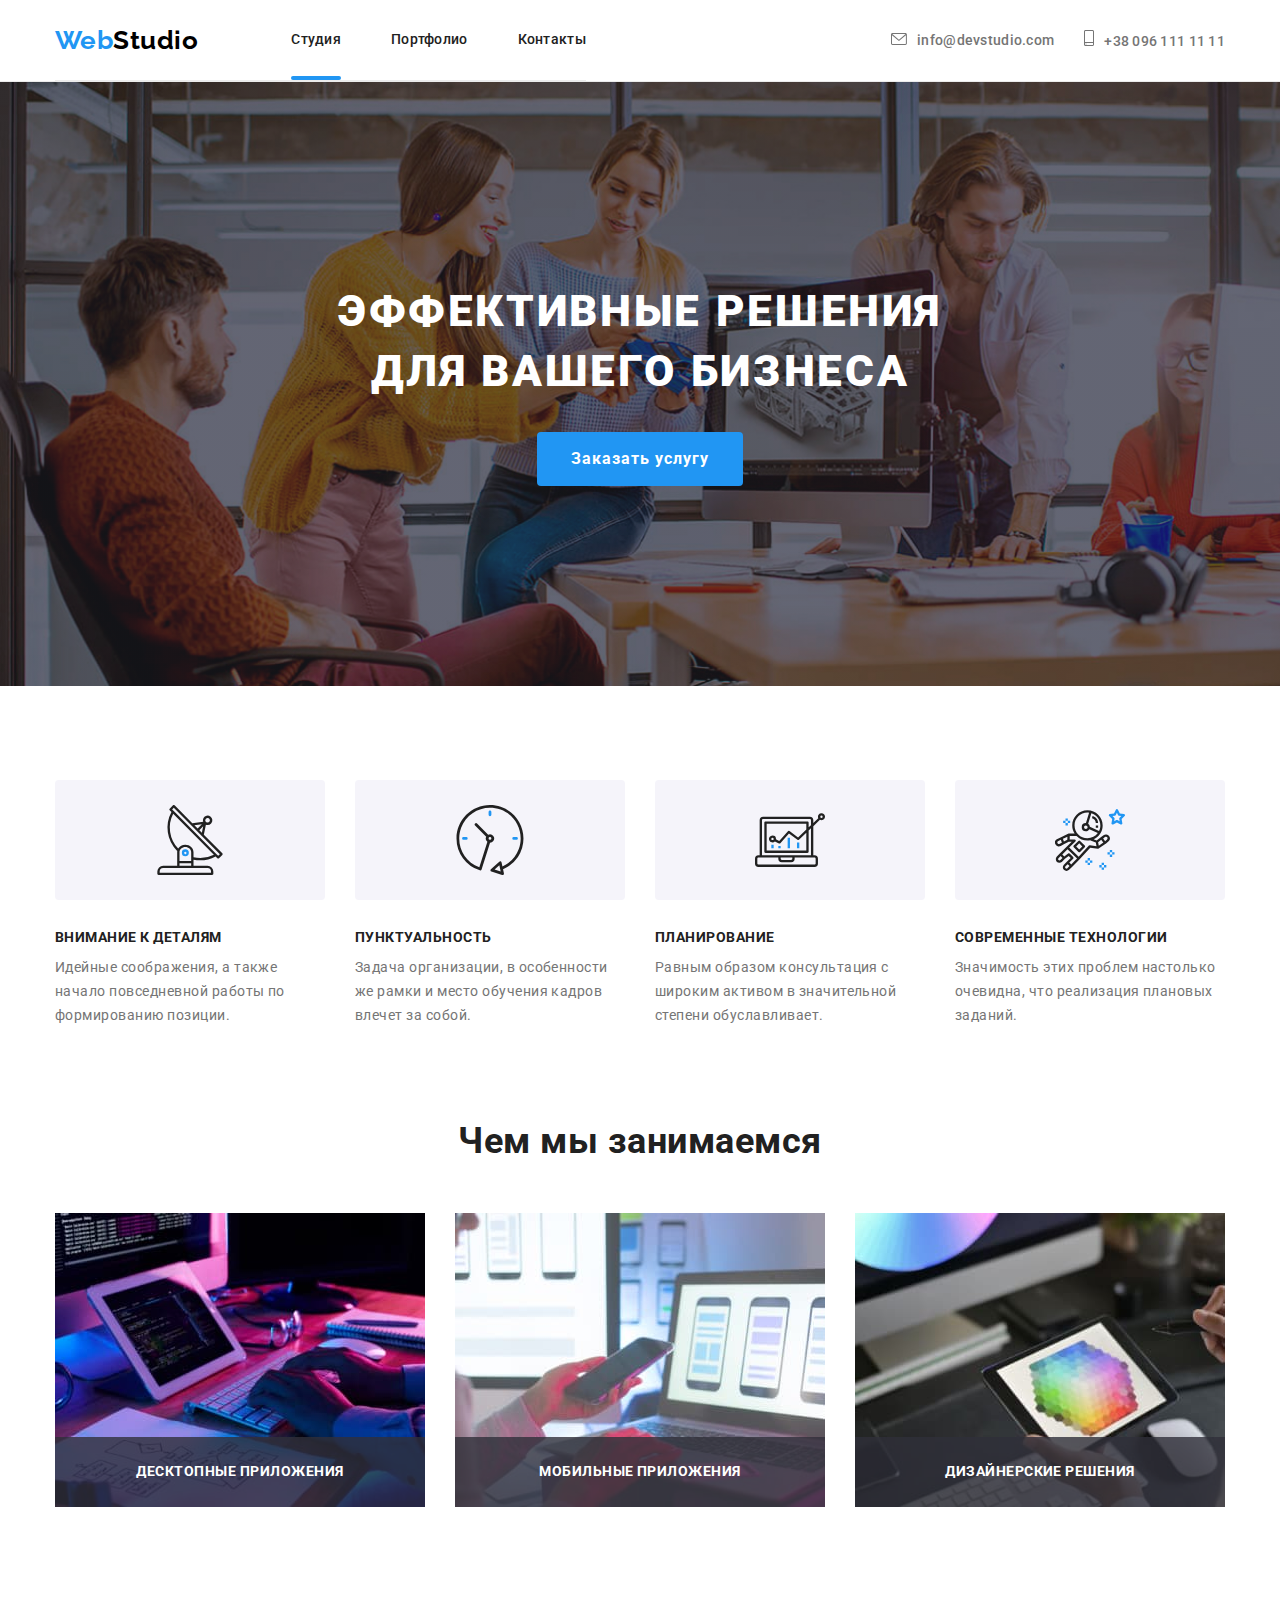
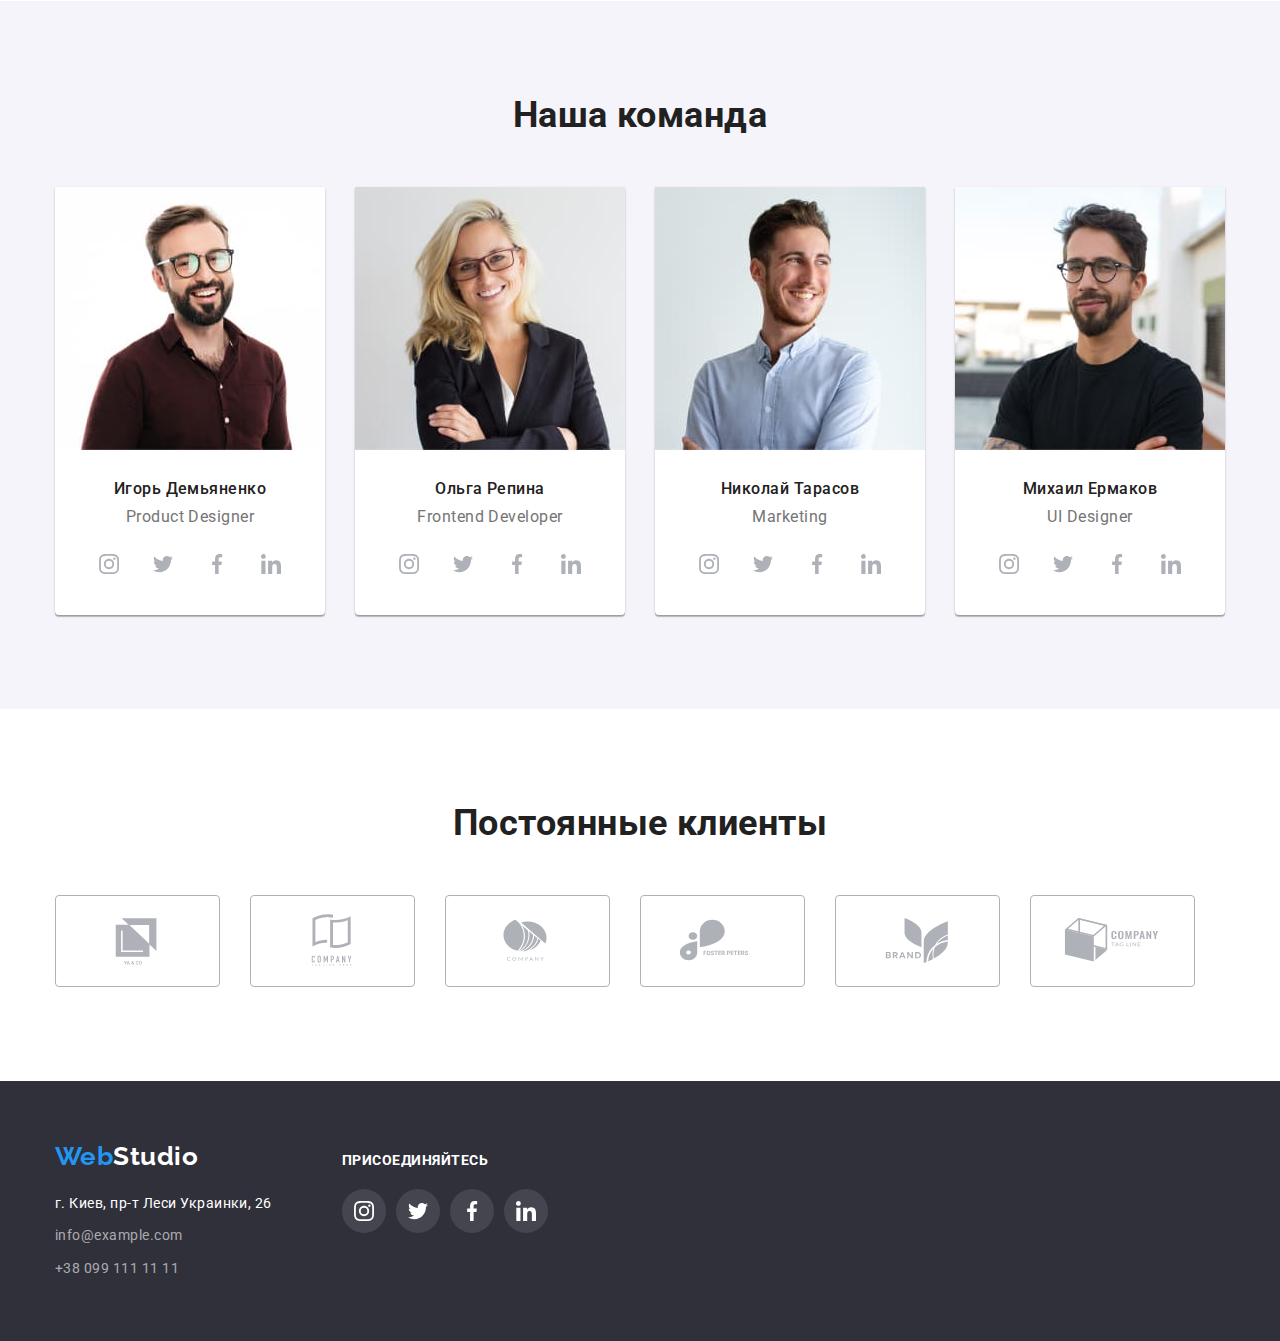
<file: index.html>
<!DOCTYPE html>
<html lang="ru">
<head>
    <meta charset="UTF-8">
    <meta http-equiv="X-UA-Compatible" content="IE=edge">
    <meta name="viewport" content="width=device-width, initial-scale=1.0">
    <title>Студия</title>
    <link href="https://fonts.googleapis.com/css2?family=Raleway:wght@700&family=Roboto:wght@400;500;700;900&display=swap"
        rel="stylesheet">
    <link rel="preconnect" href="https://fonts.googleapis.com">
    <link rel="preconnect" href="https://fonts.gstatic.com" crossorigin>
    <link rel="stylesheet" href="https://cdnjs.cloudflare.com/ajax/libs/modern-normalize/1.0.0/modern-normalize.min.css" />
    <link rel="stylesheet" href="./css/styles.css"/>
</head>
<body>
    <!-- Шапка сайта -->
    <header class="header">
        <div class="container header-nav">
            <nav class="main-nav">
                <a href="./index.html" class="logo link"><span>Web</span>Studio</a>
                <ul class="site-nav list">
                    <li class="item"><a href="./index.html" class="link current-page">Студия</a></li>
                    <li class="item"><a href="./portfolio.html" class="link">Портфолио</a></li>
                    <li class="item"><a href="" class="link">Контакты</a></li>
                </ul>
            </nav>
            <ul class="contact list">
                <li class="item"><a href="mailto:info@devstudio.com" title="Email" class="link">
                    <svg class="contact-icon" width="16px" height="12px"><use href="./images/sprite.svg#icon-envelope"></use>
                </svg>info@devstudio.com</a></li>
                <li class="item"><a href="tel:+380961111111" title="Phone number" class="link"><svg class="contact-icon" width="10px" height="16px"><use href="./images/sprite.svg#icon-smartphone"></use></svg>+38 096 111 11 11</a></li>
            </ul>
        </div>
    </header>
    <main>
     <!-- Герой -->
     <section class="hero">
         <div class="container">
            <h1 class="hero-title">Эффективные решения <br /> для вашего бизнеса</h1>
            <button type="button" class="button" data-modal-open>Заказать услугу</button>
         </div>
     </section>
     <!-- Особенности -->
     <section class="section">
         <h2 class="section-title visually-hidden">Особенности</h2>
        <div class="container">
            <ul class="features list">
                <li class="feature-item icon-antenna">
                   <a href="" class="feature-link">
                        <h3 class="title feature-title">Внимание к деталям</h3>
                        <p class="feature-description">Идейные соображения, а также начало повседневной работы по формированию позиции.
                        </p>
                   </a>
                </li>
                <li class="feature-item icon-clock">
                    <a href="">
                        <h3 class="title">Пунктуальность</h3>
                        <p class="feature-description">Задача организации, в особенности же рамки и место обучения кадров влечет за собой.</p>
                    </a>
                </li>
                <li class="feature-item icon-diagram">
                    <a href="">
                        <h3 class="title">Планирование</h3>
                        <p class="feature-description">Равным образом консультация с широким активом в значительной степени
                        обуславливает.</p>
                    </a>
                </li>
                <li class="feature-item icon-astronaut">
                    <a href="">
                        <h3 class="title">Современные технологии</h3>
                        <p class="feature-description">Значимость этих проблем настолько очевидна, что реализация плановых заданий.</p>
                    </a>
                </li>
            </ul>
         </div>
     </section>
     <!-- Чем мы занимаемся -->
     <section class="section no-padding">
         <h2 class="section-title">Чем мы занимаемся</h2>
         <div class="container">
            <ul class="services list">
                <li class="services-item">
                    <a href="">
                        <div class="services-item-label">
                            <h2 class="services-label-description">Десктопные приложения</h2>
                        </div>
                        <img src="./images/box_1.jpg" alt="Прогрммист пишет код на десктоп компьютере согласно алгоритму"
                            width="370" />
                    </a>
                </li>
                <li class="services-item">
                    <a href="">
                        <div class="services-item-label">
                            <h2 class="services-label-description">Мобильные приложения</h2>
                        </div>
                        <img src="./images/box_2.jpg"
                            alt="Пользователь сравнивает отображение на мобильном телефоне с макетами изображений на экране ноутбука"
                            width="370" /> 
                    </a>
                </li>
                <li class="services-item">
                    <a href="">
                        <div class="services-item-label">
                            <h2 class="services-label-description">Дизайнерские решения</h2>
                        </div>
                        <img src="./images/box_3.jpg" alt="Дизайнер выбирает цвет из растра цветов на планшете"
                            width="370" />    
                    </a>
                </li>
            </ul>
         </div>
     </section>

     <!-- Наша команда -->

     <section class="section section-team">
            <h2 class="section-title">Наша команда</h2>
            <div class="container">
                <ul class="team list">
                    <li class="team-item">
                            <a href=""><img src="./images/igor_demianenko.jpg" alt="Photo: Игорь Демьяненко" width="270"></a>
                            <div class="team-item-description">
                                <h3 class="title">Игорь Демьяненко</h3>
                                <p lang="en" class="subtitle">Product Designer</p>
                                <ul class="social-list">
                                    <li class="social-item"><a href="" class="social-link"><svg class="social-icon social-icon-team"><use href="./images/sprite.svg#icon-instagram"></use></svg></a>
                                    </li>
                                    <li class="social-item"><a href="" class="social-link"><svg class="social-icon social-icon-team"><use href="./images/sprite.svg#icon-twitter"></use></svg></a>
                                    </li>
                                    <li class="social-item"><a href="" class="social-link"><svg class="social-icon social-icon-team"><use href="./images/sprite.svg#icon-facebook"></use></svg></a>
                                    </li>
                                    <li class="social-item"><a href="" class="social-link"><svg class="social-icon social-icon-team"><use href="./images/sprite.svg#icon-linkedin"></use></svg></a>
                                    </li>
                                </ul>
                            </div>   
                    </li>
                    <li class="team-item">
                            <a href=""><img src="./images/olga_repina.jpg" alt="Photo: Ольга Репина" width="270"></a>
                            <div class="team-item-description">
                                <h3 class="title">Ольга Репина</h3>
                                <p lang="en" class="subtitle">Frontend Developer</p>
                                <ul class="social-list">
                                    <li class="social-item"><a href="" class="social-link"><svg class="social-icon social-icon-team">
                                                <use href="./images/sprite.svg#icon-instagram"></use>
                                            </svg></a></li>
                                    <li class="social-item"><a href="" class="social-link"><svg class="social-icon social-icon-team">
                                                <use href="./images/sprite.svg#icon-twitter"></use>
                                            </svg></a></li>
                                    <li class="social-item"><a href="" class="social-link"><svg class="social-icon social-icon-team">
                                                <use href="./images/sprite.svg#icon-facebook"></use>
                                            </svg></a></li>
                                    <li class="social-item"><a href="" class="social-link"><svg class="social-icon social-icon-team">
                                                <use href="./images/sprite.svg#icon-linkedin"></use>
                                            </svg></a></li>
                                </ul>
                            </div>
                    </li>
                    <li class="team-item">
                            <a href=""><img src="./images/nikolay_tarasov.jpg" alt="Photo: Николай Тарасов" width="270"></a>
                            <div class="team-item-description">
                                <h3 class="title">Николай Тарасов</h3>
                                <p lang="en" class="subtitle">Marketing</p>
                                <ul class="social-list">
                                    <li class="social-item"><a href="" class="social-link"><svg class="social-icon social-icon-team">
                                                <use href="./images/sprite.svg#icon-instagram"></use>
                                            </svg></a></li>
                                    <li class="social-item"><a href="" class="social-link"><svg class="social-icon social-icon-team">
                                                <use href="./images/sprite.svg#icon-twitter"></use>
                                            </svg></a></li>
                                    <li class="social-item"><a href="" class="social-link"><svg class="social-icon social-icon-team">
                                                <use href="./images/sprite.svg#icon-facebook"></use>
                                            </svg></a></li>
                                    <li class="social-item"><a href="" class="social-link"><svg class="social-icon social-icon-team">
                                                <use href="./images/sprite.svg#icon-linkedin"></use>
                                            </svg></a></li>
                                </ul>
                            </div>
                    </li>
                    <li class="team-item">
                            <a href=""><img src="./images/mikhail_ermakov.jpg" alt="Photo: Михаил Ермаков" width="270"></a>
                            <div class="team-item-description">
                                <h3 class="title">Михаил Ермаков</h3>
                                <p lang="en" class="subtitle">UI Designer</p>
                                <ul class="social-list">
                                    <li class="social-item"><a href="" class="social-link"><svg class="social-icon social-icon-team"><use href="./images/sprite.svg#icon-instagram"></use></svg></a></li>
                                    <li class="social-item"><a href="" class="social-link"><svg class="social-icon social-icon-team"><use href="./images/sprite.svg#icon-twitter"></use></svg></a></li>
                                    <li class="social-item"><a href="" class="social-link"><svg class="social-icon social-icon-team"><use href="./images/sprite.svg#icon-facebook"></use></svg></a></li>
                                    <li class="social-item"><a href="" class="social-link"><svg class="social-icon social-icon-team"><use href="./images/sprite.svg#icon-linkedin"></use></svg></a></li>
                                </ul>
                            </div>
                    </li>
                </ul>
            </div>
     </section>

    <!-- Frequent Customers -->
    
     <section class="section">
        <h2 class="section-title">Постоянные клиенты</h2>
        <div class="container">
            <ul class="customers-list">
                <li class="customers-list-item">
                    <a href="" class="customer-link"><svg class="customer-logo" width="106" height="60"><use href="./images/sprite.svg#icon-customer-logo-1"></use></svg></a>
                </li>
                <li class="customers-list-item">
                    <a href="" class="customer-link"><svg class="customer-logo" width="106" height="60">
                            <use href="./images/sprite.svg#icon-customer_logo_2"></use>
                        </svg></a>
                </li>
                <li class="customers-list-item">
                    <a href="" class="customer-link"><svg class="customer-logo" width="106" height="60">
                            <use href="./images/sprite.svg#icon-customer_logo_3"></use>
                        </svg></a>
                </li>
                <li class="customers-list-item">
                    <a href="" class="customer-link"><svg class="customer-logo" width="106" height="60">
                            <use href="./images/sprite.svg#icon-customer_logo_4"></use>
                        </svg></a>
                </li>
                <li class="customers-list-item">
                    <a href="" class="customer-link"><svg class="customer-logo" width="106" height="60">
                            <use href="./images/sprite.svg#icon-customer_logo_5"></use>
                        </svg></a>
                </li>
                <li class="customers-list-item">
                    <a href="" class="customer-link"><svg class="customer-logo" width="106" height="60">
                            <use href="./images/sprite.svg#icon-customer_logo_6"></use>
                        </svg></a>
                </li>
            </ul>
         </div>       
     </section>
    </main>
    <!-- Подвал -->
    <footer class="footer">
        <div class="container">
            <div class="contact_info">
                <a href="./index.html" class="logo link"><span>Web</span>Studio</a>
                <address class="address">
                    <ul class="list">
                        <li class="footer-list-item"><a
                                href="https://www.google.com/maps/place/Lesi+Ukrainky+Blvd,+26,+Kyiv,+Ukraine,+02000/@50.4265807,30.5361971,17z/data=!3m1!4b1!4m5!3m4!1s0x40d4cf0e033ecbe9:0x57a4dffefec77da0!8m2!3d50.4265807!4d30.5383858"
                                target="_blank" rel="noreferrer noopener" class="link">г. Киев, пр-т Леси Украинки, 26</a></li>
                        <li class="footer-list-item"><a href="mailto:info@example.com" class="link">info@example.com</a></li>
                        <li class="footer-list-item"><a href="tel:+380991111111" class="link">+38 099 111 11 11</a></li>
                    </ul>
                </address>
            </div>
            <div class="social_networks">
                <h3 class="footer-title">присоединяйтесь</h3>
                    <ul class="social-list">
                        <li class="social-item"><a href="" class="social-link"><svg class="social-icon social-icon-footer">
                                    <use href="./images/sprite.svg#icon-instagram"></use>
                                </svg></a></li>
                        <li class="social-item"><a href="" class="social-link"><svg class="social-icon social-icon-footer">
                                    <use href="./images/sprite.svg#icon-twitter"></use>
                                </svg></a></li>
                        <li class="social-item"><a href="" class="social-link"><svg class="social-icon social-icon-footer">
                                    <use href="./images/sprite.svg#icon-facebook"></use>
                                </svg></a></li>
                        <li class="social-item"><a href="" class="social-link"><svg class="social-icon social-icon-footer">
                                    <use href="./images/sprite.svg#icon-linkedin"></use>
                                </svg></a></li>
                            </ul>
            </div>
        </div>
    </footer>

<!-- Modal window-->

<div class="backdrop is-hidden" data-modal>
    <div class="modal">
        <p></p>
    <button type="button" class="close-button" data-modal-close>
        <svg class="close-icon"><use href="./images/sprite.svg#icon-close-btn"></use></svg>
    </button>
    </div>
</div>

<script src="./js/modal.js"></script>

</body>
</html>
</file>
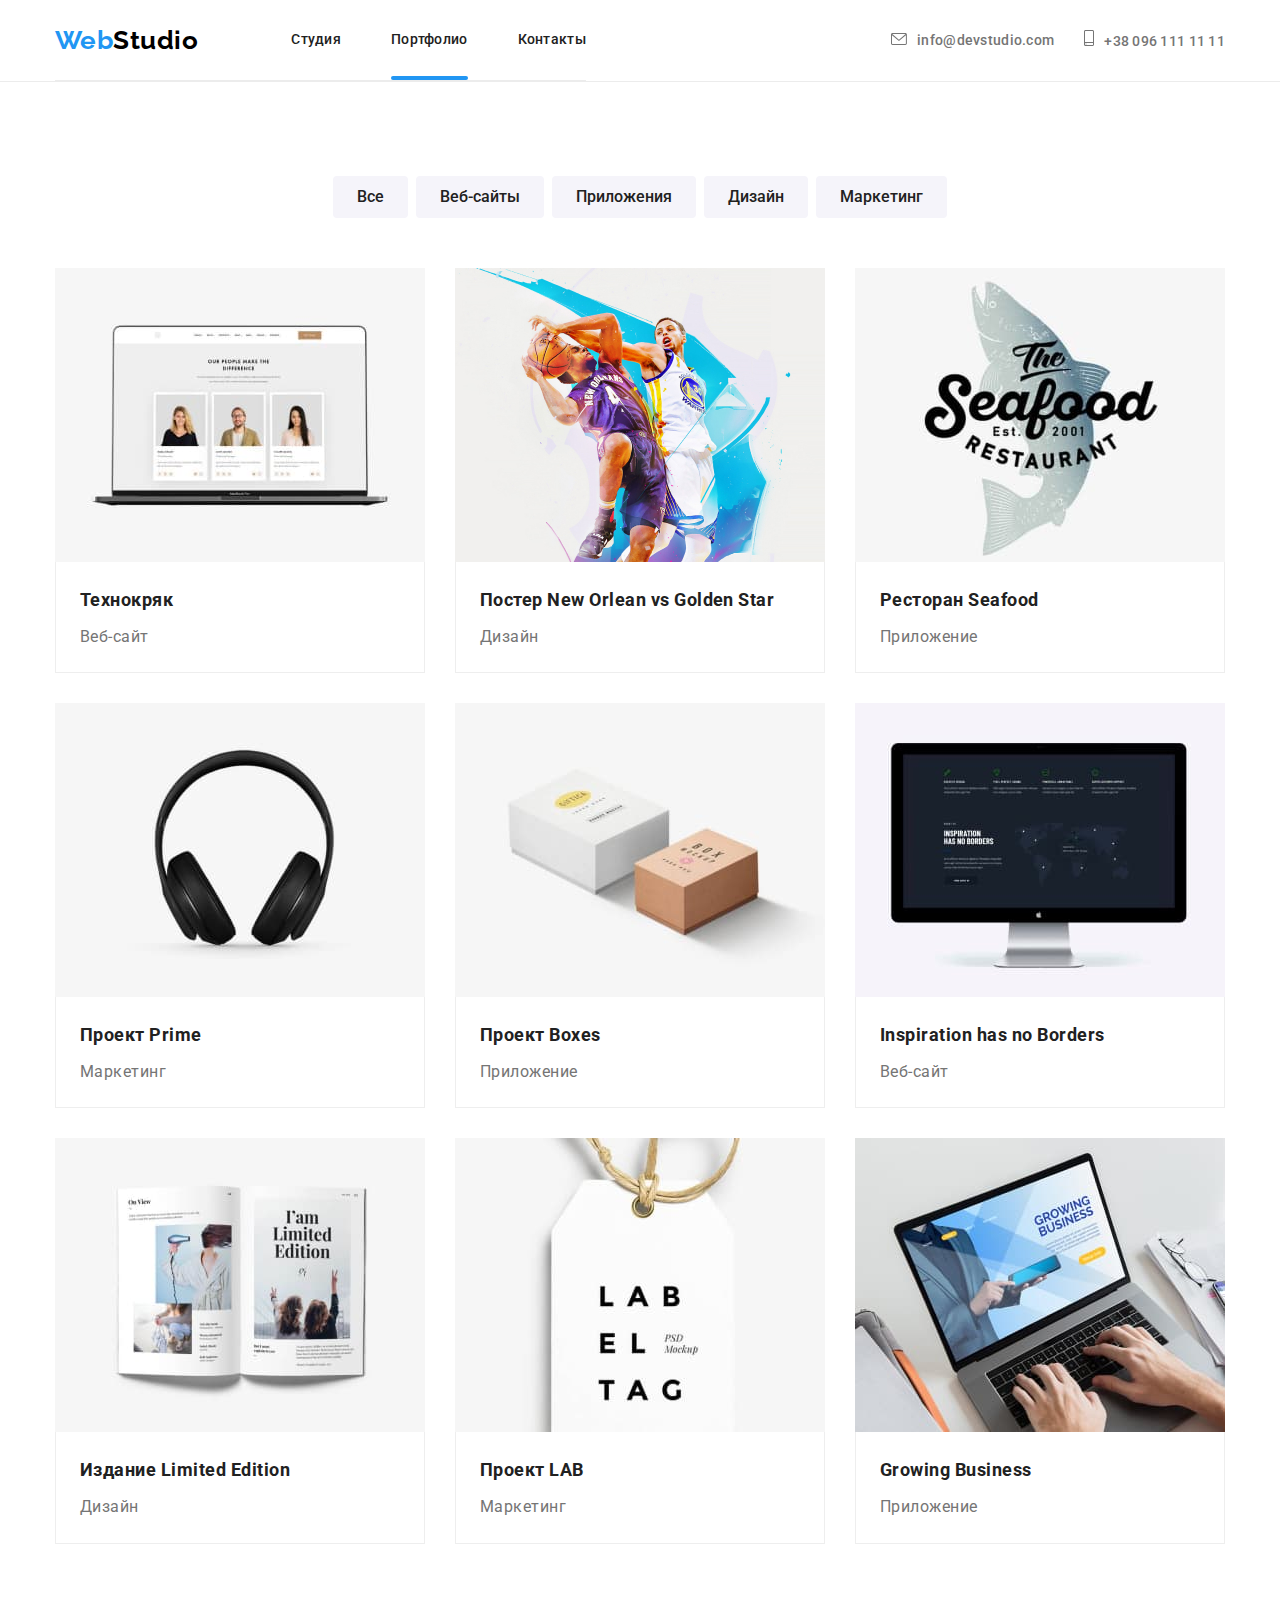
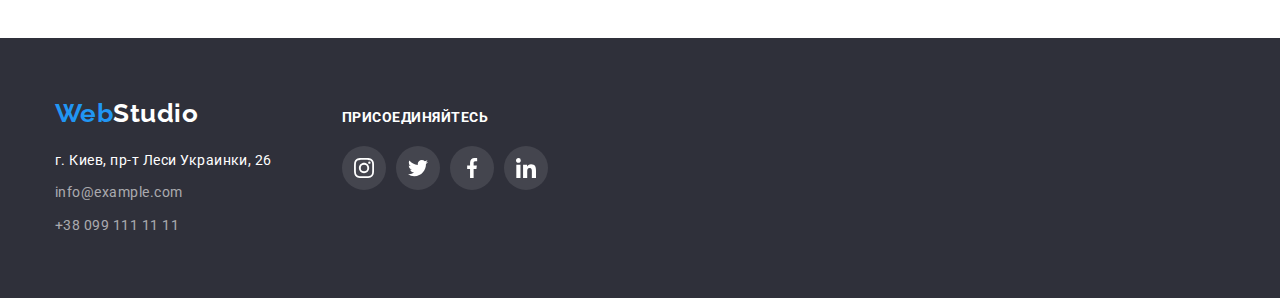
<file: portfolio.html>
<!DOCTYPE html>
<html lang="ru">

<head>
    <meta charset="UTF-8">
    <meta http-equiv="X-UA-Compatible" content="IE=edge">
    <meta name="viewport" content="width=device-width, initial-scale=1.0">
    <title>Студия</title>
    <link
        href="https://fonts.googleapis.com/css2?family=Raleway:wght@700&family=Roboto:wght@400;500;700;900&display=swap"
        rel="stylesheet">
    <link rel="preconnect" href="https://fonts.googleapis.com">
    <link rel="preconnect" href="https://fonts.gstatic.com" crossorigin>
    <link rel="stylesheet" href="https://cdnjs.cloudflare.com/ajax/libs/modern-normalize/1.0.0/modern-normalize.min.css" />
    <link rel="stylesheet" href="./css/styles.css" />
</head>
<body>
<!-- Шапка сайта -->
<header class="header">
    <div class="container header-nav">
        <nav class="main-nav">
            <a href="./index.html" class="logo link"><span>Web</span>Studio</a>
            <ul class="site-nav list">
                <li class="item"><a href="./index.html" class="link current">Студия</a></li>
                <li class="item "><a href="./portfolio.html" class="link current-page">Портфолио</a></li>
                <li class="item"><a href="" class="link">Контакты</a></li>
            </ul>
        </nav>
        <ul class="contact list">
            <li class="item"><a href="mailto:info@devstudio.com" title="Email" class="link">
                    <svg class="contact-icon" width="16px" height="12px">
                        <use href="./images/sprite.svg#icon-envelope"></use>
                    </svg>info@devstudio.com</a></li>
            <li class="item"><a href="tel:+380961111111" title="Phone number" class="link"><svg class="contact-icon"
                        width="10px" height="16px">
                        <use href="./images/sprite.svg#icon-smartphone"></use>
                    </svg>+38 096 111 11 11</a></li>
        </ul>
    </div>
</header>
    <main>
        <!-- Портфолио -->
        <section class="section">
            <div class="container">
                <h1 class="visually-hidden">Портфолио</h1>
                <ul class="filters list">
                    <li class="filter-button">
                        <button type="button" class="button">Все</button>
                    </li>
                    <li class="filter-button">
                        <button type="button" class="button">Веб-сайты</button>
                    </li>
                    <li class="filter-button">
                        <button type="button" class="button">Приложения</button>
                    </li>
                    <li class="filter-button">
                        <button type="button" class="button">Дизайн</button>
                    </li>
                    <li class="filter-button">
                        <button type="button" class="button">Маркетинг</button>
                    </li>
                </ul>
                <ul class="portfolio list">
                    <li class="project">
                        <a href="#" class="project-link">
                            <div class="preview">
                                <img src="./images/project_1.jpg" alt="Открытый ноутбук с изображением фото членов команды на экране"
                                width="370" height="294" />
                                <div class="project-description">
                                    <p class="info">Ресурс предлагает комплексные предложения с разным уровнем функционала и сервисов. Все это позволит
                                        посетителю получить
                                        исчерпывающие сведения о компании или частном лице.
                                </p>
                                </div>
                            </div>
                            <div class="project-details">
                            <h2 class="title">Технокряк</h2>
                             <p class="subtitle">Веб-сайт</p>
                            </div>
                    </a>
                    </li>
                    <li class="project">
                        <a href="#" class="project-link">
                            <div class="preview">
                                <img src="./images/project_2.jpg" alt="Два баскетболиста в прыжке соревнуются за мяч" width="370"
                                height="294" />
                                <div class="project-description">
                                    <p class="info">Ресурс предлагает комплексные предложения с разным уровнем функционала и сервисов. Все это позволит
                                    посетителю получить
                                    исчерпывающие сведения о компании или частном лице.</p>
                                </div>
                            </div>
                            <div class="project-details">
                                <h2 class="title">Постер New Orlean vs Golden Star</h2>
                                <p class="subtitle">Дизайн</p>
                            </div>
                        </a>
                    </li>
                    <li class="project">
                        <a href="#" class="project-link">
                            <div class="preview">
                                <img src="./images/project_3.jpg"
                                alt="Надпись The Seafood Restaurant Est. 2001 на фоне вертикального изображенной рыбы" width="370"
                                height="294" />
                                <div class="project-description">
                                    <p class="info">Ресурс предлагает комплексные предложения с разным уровнем функционала и сервисов. Все это позволит
                                        посетителю получить
                                        исчерпывающие сведения о компании или частном лице.</p>
                                    </div>
                            </div>
                            <div class="project-details">
                                <h2 class="title">Ресторан Seafood</h2>
                                <p class="subtitle">Приложение</p>
                            </div>
                        </a>
                    </li>
                    <li class="project">
                        <a href="#" class="project-link">
                            <div class="preview">
                            <img src="./images/project_4.jpg" alt="Наушники" width="370" height="294" />
                            <div class="project-description">
                                <p class="info">Ресурс предлагает комплексные предложения с разным уровнем функционала и сервисов. Все это позволит
                                    посетителю получить
                                    исчерпывающие сведения о компании или частном лице.
                                </p>
                            </div>
                            </div>
                            <div class="project-details">
                                <h2 class="title">Проект Prime</h2>
                                <p class="subtitle">Маркетинг</p>
                            </div>
                        </a>
                    </li>
                    <li class="project">
                        <a href="#" class="project-link">
                            <div class="preview">
                            <img src="./images/project_5.jpg" alt="Две коробки разного размера" width="370" height="294" />
                            <div class="project-description">
                                <p class="info">Ресурс предлагает комплексные предложения с разным уровнем функционала и сервисов. Все это позволит
                                    посетителю получить
                                    исчерпывающие сведения о компании или частном лице.
                                </p>
                            </div>
                            </div>
                            <div class="project-details">
                                <h2 class="title">Проект Boxes</h2>
                                <p class="subtitle">Приложение</p>
                            </div>
                        </a>
                    </li>
                    <li class="project">
                        <a href="#" class="project-link">
                            <div class="preview">
                            <img src="./images/project_6.jpg" alt="iMac без клавиатуры с изображением карты мира на экране" width="370"
                                height="294" />
                                <div class="project-description">
                                    <p class="info">Ресурс предлагает комплексные предложения с разным уровнем функционала и сервисов. Все это позволит
                                        посетителю получить
                                        исчерпывающие сведения о компании или частном лице.
                                    </p>
                                </div>
                                </div>
                            <div class="project-details">
                                <h2 class="title">Inspiration has no Borders</h2>
                                <p class="subtitle">Веб-сайт</p>
                            </div>
                        </a>
                    </li>
                    <li class="project">
                        <a href="#" class="project-link">
                            <div class="preview">
                            <img src="./images/project_7.jpg"
                                alt="Открытый журнал с картинками и заголовком I'am Limited Edition над фото двух женщин, показывающих знак мир поднятой над головой рукой"
                                width="370" height="294" />
                                <div class="project-description">
                                    <p class="info">Ресурс предлагает комплексные предложения с разным уровнем функционала и сервисов. Все это позволит
                                        посетителю получить
                                        исчерпывающие сведения о компании или частном лице.
                                    </p>
                                </div>
                                </div>
                            <div class="project-details">
                                <h2 class="title">Издание Limited Edition</h2>
                                <p class="subtitle">Дизайн</p>
                            </div>
                        </a>
                    </li>
                    <li class="project">
                        <a href="#" class="project-link">
                            <div class="preview">
                            <img src="./images/project_8.jpg" alt="Бирка на веревке с надписью LAB EL TAG" width="370" height="294" />
                            <div class="project-description">
                                <p class="info">Ресурс предлагает комплексные предложения с разным уровнем функционала и сервисов. Все это позволит
                                    посетителю получить
                                    исчерпывающие сведения о компании или частном лице.
                                </p>
                            </div>
                            </div>
                            <div class="project-details">
                                <h2 class="title">Проект LAB</h2>
                                <p class="subtitle">Маркетинг</p>
                            </div>
                        </a>
                    </li>
                    <li class="project">
                        <a href="#" class="project-link">
                            <div class="preview">
                            <img src="./images/project_9.jpg" alt="Пользователь печатает на ноутбуке" width="370" height="294" />
                            <div class="project-description">
                                <p class="info">Ресурс предлагает комплексные предложения с разным уровнем функционала и сервисов. Все это позволит
                                    посетителю получить
                                    исчерпывающие сведения о компании или частном лице.
                                </p>
                            </div>
                            </div>
                            <div class="project-details">
                                <h2 class="title">Growing Business</h2>
                                <p class="subtitle">Приложение</p>
                            </div>
                        </a>
                    </li>
                </ul>
            </div>
        </section>
    </main>
    <!-- Подвал -->
    <footer class="footer">
        <div class="container">
            <div class="contact_info">
                <a href="./index.html" class="logo link"><span>Web</span>Studio</a>
                <address class="address">
                    <ul class="list">
                        <li class="footer-list-item"><a
                                href="https://www.google.com/maps/place/Lesi+Ukrainky+Blvd,+26,+Kyiv,+Ukraine,+02000/@50.4265807,30.5361971,17z/data=!3m1!4b1!4m5!3m4!1s0x40d4cf0e033ecbe9:0x57a4dffefec77da0!8m2!3d50.4265807!4d30.5383858"
                                target="_blank" rel="noreferrer noopener" class="link">г. Киев, пр-т Леси Украинки, 26</a>
                        </li>
                        <li class="footer-list-item"><a href="mailto:info@example.com" class="link">info@example.com</a>
                        </li>
                        <li class="footer-list-item"><a href="tel:+380991111111" class="link">+38 099 111 11 11</a></li>
                    </ul>
                </address>
            </div>
            <div class="social_networks">
                <h3 class="footer-title">присоединяйтесь</h3>
                <ul class="social-list">
                    <li class="social-item"><a href="" class="social-link"><svg class="social-icon social-icon-footer">
                                <use href="./images/sprite.svg#icon-instagram"></use>
                            </svg></a></li>
                    <li class="social-item"><a href="" class="social-link"><svg class="social-icon social-icon-footer">
                                <use href="./images/sprite.svg#icon-twitter"></use>
                            </svg></a></li>
                    <li class="social-item"><a href="" class="social-link"><svg class="social-icon social-icon-footer">
                                <use href="./images/sprite.svg#icon-facebook"></use>
                            </svg></a></li>
                    <li class="social-item"><a href="" class="social-link"><svg class="social-icon social-icon-footer">
                                <use href="./images/sprite.svg#icon-linkedin"></use>
                            </svg></a></li>
                </ul>
            </div>
        </div>
    </footer>
    </body>
    </html>
</file>
<file: css/styles.css>
/* main color 212121
secondary color 757575
logo colors 000000, 2196F3
accent 2196F3,
white FFFFFF,
additional background 2F303A, F5F4FAb 
nav menu lower line ECECEC*/


/* variables*/
:root {
    --primary-text-color: #757575;
    --title-text-color: #212121;
    --accent-color: #2196F3;
    --additional-background-color: #2F303A;
    --main-white-color: #FFFFFF;
    --passive-button-bg: #F5F4FA;
    --additional-text-color: rgba(255, 255, 255, 0.6);
    --overlay-bg-color: #C4C4C4;
    --passive-link-color: #AFB1B8;
    --transition: 250ms cubic-bezier(0.4, 0, 0.2, 1);

}

body {
    background-color: var(--main-background-color);
    color: var(--primary-text-color);

    font-family: Roboto, sans-serif;
    letter-spacing: 0.03em;
    /* margin:0; */ 
}

/*
.list{
    list-style: none;
}

.link {
    text-decoration: none;
}
*/

/* reset */

a {
    text-decoration: none;
}

ul {
    list-style: none; 
    margin: 0;
    padding: 0;
}

h1,
h2,
h3,
h4,
h5,
h6,
p {
    margin: 0;
}

img {
    display: block;
}



/* reused classes*/ 

.container {
    margin-left: auto;
    margin-right: auto;
    width: 1200px;
    padding: 0 15px;
    
    /*outline: 2px dotted red;*/

}

.title {
    margin-bottom: 10px;
}
.section {
    /*outline: 10px dotted blue;*/
    padding-top: 94px;
    padding-bottom: 94px;

}

.section.no-padding {
    padding-top: 0;
    /*background-color: violet;*/
}


/*utils*/

.visually-hidden {
    position: absolute;
    width: 1px;
    height: 1px;
    margin: -1px;
    border: 0;
    padding: 0;

    white-space: nowrap;
    clip-path: inset(100%);
    clip: rect(0 0 0 0);
    overflow: hidden;
    }

.section-title {
    margin-bottom: 50px;

    color: var(--title-text-color);
    font-size: 36px;
    line-height: 1.16;
    text-align: center;
}


/* header */
.header {
        border-bottom: 1px solid #ECECEC;
        
    }


.header .logo {
    margin-right: 93px;
    padding-top: 24px;
    padding-bottom: 24px;

    color: #000000;
    font-family: Raleway, cursive;
    font-weight: 700;
    font-size: 26px;
    line-height: 1.19; 
    transition: color var(--transition);

}    

.header .logo:hover, .header .logo:focus {
    color: var(--accent-color);
}

span {
    color: var(--accent-color);
}


a[title] {
    color: var(--primary-text-color);
    font-weight: 500;
    font-size: 14px;
    line-height: 1.14;
    letter-spacing: 0.02em;
    transition: color var(--transition);
}

.header .link:hover, .header .link:focus {
    color: var(--accent-color);
}


.header-nav {
    display: flex;
    align-items: center;
}

.main-nav {
    display: flex;
    align-items: center;
}




/* Site-nav */
.site-nav .link {
    display: block;
    padding-top: 32px;
    padding-bottom: 32px;
    color: var(--title-text-color); 
    font-weight: 500;
    font-size: 14px;
    line-height: 1.14;
    letter-spacing: 0.02em;
    transition: color var(--transition);
    position: relative;
    

}

.site-nav .link:hover, .site-nav .link:focus {
    color: var(--accent-color);
}

.site-nav .link:hover::after,
.site-nav .link:focus::after, .current-page::after {
    content: '';
    position:absolute;
    width: 100%;
    height: 4px; 
    border-radius: 2px;
    background-color: var(--accent-color);
    bottom: 0;
    left: 0;


}    


/*
.site-nav .link.current {
    color: var(--accent-color);
}
*/
.site-nav {
    display: flex;
}

.main-nav {
    border-bottom: 1px solid #ECECEC;
}
/*
.site-nav .item {
    outline: 1px solid red;
    margin-right: 50px;
}
*/

.site-nav .item:not(:last-child) {
    margin-right: 50px;
}

/* header contacts */
.contact-info {
    display: flex;
}
.contact {
    display: flex;
    margin-left: auto;
    align-items:center;
    justify-content: center;
    align-items: center;
}

.contact-icon {
    margin-right: 10px;
    fill:currentColor;
}

.contact .item:not(:last-child) {
    margin-right: 30px;
}



/* Hero */
.hero {
    max-width: 1600px;
    margin:0 auto;
    text-align: center;
    padding-top: 200px;
    padding-bottom: 200px;

    background-color: var(--overlay-bg-color);
    background: linear-gradient(to bottom, rgba(47, 48, 58, 0.4),rgba(47, 48, 58, 0.4)),url(../images/hero_bg.jpg);
    background-size: cover;
    background-repeat: no-repeat;
}


.hero-title {
    margin-bottom: 30px;

    color: var(--main-white-color);
    font-weight: 900; 
    font-size: 44px; 
    line-height: 1.36; 
    letter-spacing: 0.06em;
    text-align: center;
    text-transform: uppercase;
}

.hero .button {
    display: inline-block;
    border-radius: 4px;
    padding: 10px 32px;
    min-width: 200px;

    color: var(--main-white-color);
    background-color: rgba(33, 150, 243, 1);
    border-color: transparent;
    font-family: inherit; 
    font-weight: 700; 
    font-size: 16px;
    line-height: 1.9;
    letter-spacing: 0.06em;
    cursor: pointer;
    text-decoration: none;
    text-align: center;
    transition: background-color var(--transition);

}

.hero .button:hover {
    background-color: rgba(24, 140, 232, 1);
}

/* Features */
.features {
    display: flex;
    flex-wrap: wrap;
    /* justify-content: space-between;*/
}

.features .title {
    color: var(--title-text-color);
    font-size: 14px;
    line-height: 1.14;
    text-transform: uppercase;
}


.feature-item {
    width: 270px;
    margin-right: 30px;
}

.feature-item:nth-child(4n) {
    margin-right: 0;
}

/*
.feature-item {
    flex-basis:calc((100%-3*30px)/4);
    margin-right: 30px;

}
*/



.feature-description {
    font-size: 14px;
    line-height: 1.7;
}
.feature-description {
    color: var(--primary-text-color);
}


/*
.features-icon {
    width: 70px;
    height: 70px;
}
*/

.feature-item::before {
    display: block;
    content: '';
    height: 120px;
    background-color: var(--passive-button-bg);
    /*outline: 1px solid  black;*/
    margin-bottom: 30px;
    /*margin-right: 30px;*/
    
    background-size: 70px 70px;
    background-repeat: no-repeat;
    background-position: center;
    border-radius: 4px;
    /*outline: 1px solid black;*/


}

.icon-antenna::before {
background-image: url('../images/antenna.svg');

}

.icon-clock::before {
    background-image: url('../images/clock.svg');

}
.icon-diagram::before {
    background-image: url('../images/diagram.svg');

}

.icon-astronaut::before {
    background-image: url('../images/astronaut.svg');

}

/* Services */

.services {
    display: flex;
}

.services-item {
    position: relative;
    width: 370px;
    /*calc((100% - 3 * 30px) / 3); */
}

.services-item:not(:last-child) {
    margin-right: 30px;

}

.services-item-label {
    height: auto;
    width: 100%;
    background-color: rgba(47, 48, 58, 0.8);
    padding: 27px 0;
    text-align: center;
    position: absolute;
    right: 0;
    bottom: 0;
    
}

.services-label-description {
    font-weight: 700;
    line-height: 1.14;
    font-size: 14px;
    font-family: inherit;
    text-decoration: none;
    text-transform: uppercase;
    color: var(--main-white-color);
    text-align: center;


}


/* Team */

.team {
    display: flex;
    }

.team-item {
    height: 428px;
    width: 270px;
    /*margin-right: 30px;*/
    box-shadow: 0px 1px 3px rgba(0, 0, 0, 0.12),
    0px 1px 1px rgba(0, 0, 0, 0.14),
        0px 2px 1px rgba(0, 0, 0, 0.2);
        border-radius: 0px 0px 4px 4px;
        background-color: var(--main-white-color);
}

.team-item:not(:last-child) {
    margin-right: 30px;
}

.team-item {
    text-align: center;
    margin-right: 30px;
}
.team-item:nth-child(4n) {
    margin-right: 0;*/
}

.team-item-description {
    padding: 30px 0;
    border-bottom-right-radius: 4px;
    border-bottom-left-radius: 4px;
    /*background-color: var(--main-white-color);*/
    
    
}

.section-team {
    background-color: var(--passive-button-bg);
}

.team .title {
    color: var(--title-text-color);
    font-weight: 500; 
    font-size: 16px;
    line-height: 1.1;
}

.team .subtitle {
    font-weight: 400;
    font-size: 16px;
    line-height: 1.19;
    margin-bottom: 16px;    

}

.social-icon-team {
    fill: var(--passive-link-color);
    transition: fill var(--transition);
}

.social-link:hover .social-icon-team,
.social-link:focus .social-icon-team {
    fill: var(--main-white-color);
}



/* Frequent Customers */
.customers-list {
    display: flex;
    
}

.customer-link {
    display: flex;
    border: 1px solid var(--passive-link-color);
    box-sizing: border-box;
    border-radius: 4px;
    width: 170px;
    height: 92px;
}



.customers-list-item {
    flex-basis: calc((100% - 6 * 30px) / 6);
    width: 170px;
    height: 92px;
    display: flex;
    align-items: center;
    justify-content: center;
    border: 1 px solid var(--passive-link-color);
    border-radius: 4px;
    /*outline: 1px solid black;*/
    
}

.customer-link {
    width: 100%;
    height: 100%;
    fill: var(--passive-link-color);
    display: flex;
    align-items: center;
    justify-content: center;
    transition: border var(--transition);


}

.customers-list-item:not(:last-child) {
    margin-right: 30px;
}



.customer-link:hover, .customer-link:focus {
    border: 1px solid var(--accent-color)
}

.customer-logo {
    transition: fill var(--transition);
}

.customer-link:hover .customer-logo,
.customer-link:focus .customer-logo {
    fill: var(--accent-color);
}




/* Portfolio */
.portfolio {
    display: flex;
    flex-wrap: wrap;
}


.project {
    /*width: 370 px;*/
    flex-basis: calc((100% - 3 * 30px) / 3);
    margin-right: 30px;
    margin-bottom: 30px;
    
    
    

}

.project:nth-child(3n) {
    margin-right: 0;
}

.project:nth-last-child(-n+3) {
    margin-bottom: 0;
}


.preview {
    position: relative;
    overflow: hidden;
}

.project-details {
    padding: 20px 24px;
    border: 1px solid #EEEEEE;
    border-top: none;
    background-color: var(--main-white-color);
    overflow: hidden;
    
}

.project-description {
    position:absolute;
    top: 0;
    left: 0;
    width: 100%;
    height: 294px;
    padding: 63px 24px;
    display: flex;
    background-color: rgba(33, 150, 243, 0.9);
    align-items: center;
    overflow: auto;
    opacity: 1;
   
    transform: translateY(100%);
    transition: transform var(--transition);
    transition: transform var(--transition);

}

.project:hover .project-description {
   transform: translateY(0);
}

.info {
    font-weight: 400;
    font-size: 18px;
    line-height: 1.5;
    text-align: left;
    color: rgba(255, 255, 255, 1);
    overflow: auto;
    
}



/*
.project::before {
    position: absolute;
    content:'';
    width: 370px;
    height: 294px;
    background-color: rgba(33, 150, 243, 0.9);
    opacity: 0;
    
}

.project:hover::before {
    opacity: 1;
}
*/

.project .title {
    color: var(--title-text-color);
    font-weight: 700;  
    font-size: 18px;
    line-height: 2;
    letter-spacing: 0.06;
    margin-bottom: 4px;
}

.project .subtitle {
    font-size: 16px;
    line-height: 1.9;
    color: var(--primary-text-color);

}

.filters {
    display: flex;
    justify-content: center;
    margin-bottom: 50px;
}

.filters .button {
    padding: 6px 22px;
    color: var(--title-text-color);
    font-family: inherit;
    font-weight: 500;
    font-size: 16px;
    line-height: 1.6; 
    background-color: var(--passive-button-bg);
    border-color: transparent;
    border-radius: 4px;
    cursor: pointer;
    transition: color var(--transition), background-color var(--transition), box-shadow var(--transition);

   
}

.filter-button:not(:last-child) {
    margin-right: 8px;
}

.filters .button:hover, .filters .button:focus, .filters .button:active{
    color: var(--main-white-color);
    background-color: var(--accent-color);
    box-shadow: 0px 3px 1px rgba(0, 0, 0, 0.1),
    0px 1px 2px rgba(0, 0, 0, 0.08),
    0px 2px 2px rgba(0, 0, 0, 0.12);
    
    

}

.project-link {
    display: block;
    transition: box-shadow var(--transition);
    
}

.project-description:hover {
    opacity: 1;

}


.project-link:hover, .project-link:focus {
    box-shadow: 0px 1px 1px rgba(0, 0, 0, 0.12),
    0px 4px 4px rgba(0, 0, 0, 0.06),
    1px 4px 6px rgba(0, 0, 0, 0.16);

  
}

/* Footer */
.footer {
    padding-top: 60px;
    padding-bottom: 60px;

    background-color: var(--additional-background-color);
}

.footer .logo{
    display: block;
    margin-bottom: 20px;


    color: var(--main-white-color);
    font-family: Raleway, cursive;
    font-weight: 700;
    font-size: 26px;
    line-height: 1.19;
    transition: color var(--transition);
}

a[href="https://www.google.com/maps/place/Lesi+Ukrainky+Blvd,+26,+Kyiv,+Ukraine,+02000/@50.4265807,30.5361971,17z/data=!3m1!4b1!4m5!3m4!1s0x40d4cf0e033ecbe9:0x57a4dffefec77da0!8m2!3d50.4265807!4d30.5383858"] {
 color: var(--main-white-color);
 font-size: 14px;
 line-height: 1.7;
 transition: color var(--transition);

}


a[href="mailto:info@example.com"], 
a[href="tel:+380991111111"] {
    color: var(--additional-text-color);
    font-size: 14px;
    line-height: 1.7;
    transition: color var(--transition);

}
.footer .link:hover,
.footer .link:focus {
    color: var(--accent-color);
}


.address {
    font-style: normal;
}

.footer-list-item:not(:last-child) {
    margin-bottom: 9px;
}

.footer-title {
    margin-bottom: 20px;
    color: var(--main-white-color);
    font-size: 14px;
    line-height: 1.14;
    text-transform: uppercase;
}

.footer .container {
    display: flex;
    align-items: baseline;
}

.contact_info {
    margin-right: 70px;
}

.social-list {
    display: flex;
    justify-content: center;
}

.social-item {
    width: 44px;
    height: 44px;
    background-color: rgba(255, 255, 255, 0.1);
    border-radius: 50%;
    
}

.social-item:not(:last-child) {
    margin-right: 10px;
}

.social-link {
    width: 100%;
    height: 100%;
    display: flex;
    justify-content: center;
    align-items: center;
    background-color: var(--light-color);
    border-radius: 22px;
    transition: background-color var(--transition);
}

.social-link:hover,
.social-link:focus {
    background-color: var(--accent-color);
}

/*
.social-link:hover .soc-icon,
.social-link:focus .soc-icon {
    fill: var(--accent-color);
}
*/


.social-icon {
    width: 20px;
    height: 20px;
}

.social-icon-footer {
    fill: var(--main-white-color);
}


.backdrop {
    position: fixed;
    top: 0;
    left: 0;
    width: 100%;
    height: 100%;
    background-color: rgba(0, 0, 0, 0.2);

    opacity: 1;
    transition: opacity var(--transition), visibility var(--transition);
    
   

}

.backdrop.is-hidden {
 opacity: 0;
 pointer-events: none;
 visibility: hidden;
}

.backdrop.is-hidden .modal {
    transform: translate(-50%, -50%) scale(0.5);
    opacity: 0;
}


.modal {
    position: absolute;
    top: 50%;
    left: 50%;

    min-height: 581px;
    min-width: 528px; 

    background-color: var(--main-white-color);
    box-shadow: 0px 1px 3px rgba(0, 0, 0, 0.12),
    0px 1px 1px rgba(0, 0, 0, 0.14),
    0px 2px 1px rgba(0, 0, 0, 0.2);
    border-radius: 4px;
    

   transform: translate(-50%, -50%) scale(1); 
   opacity: 1;   
   transition: transform var(--transition), opacity var(--transition);

}


.close-button {
    position: absolute;
    width: 30px;
    height: 30px;
    top: 8px;
    right: 8px;
    display:flex;
    justify-content: center;
    align-items: center;
    
    background-color: var(--main-white-color);
    border: 1px solid rgba(0, 0, 0, 0.1);
    border-radius: 50%;

}

.close-button:hover {
    cursor: pointer;
    border-color:#2F303A;
}

.close-icon {

    width: 11px;
    height: 11px;
    fill: #000000;
}
</file>
